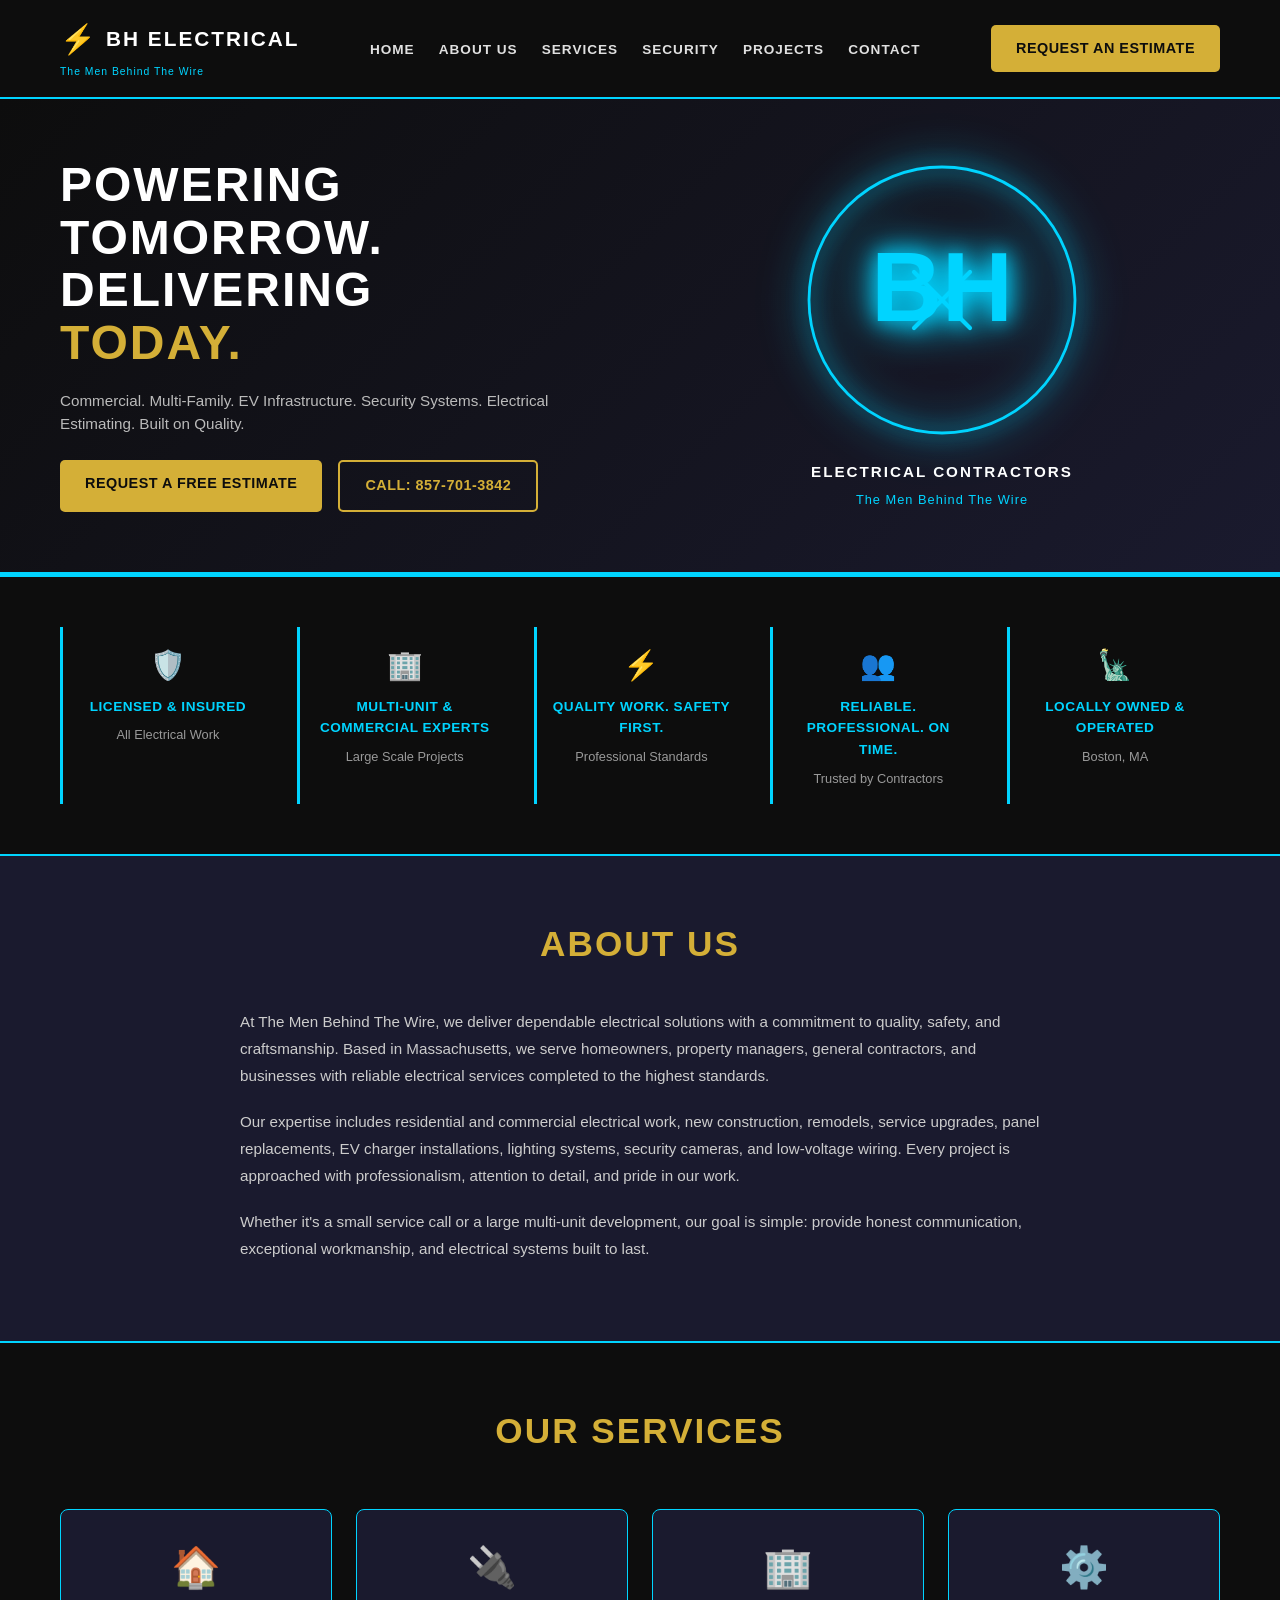
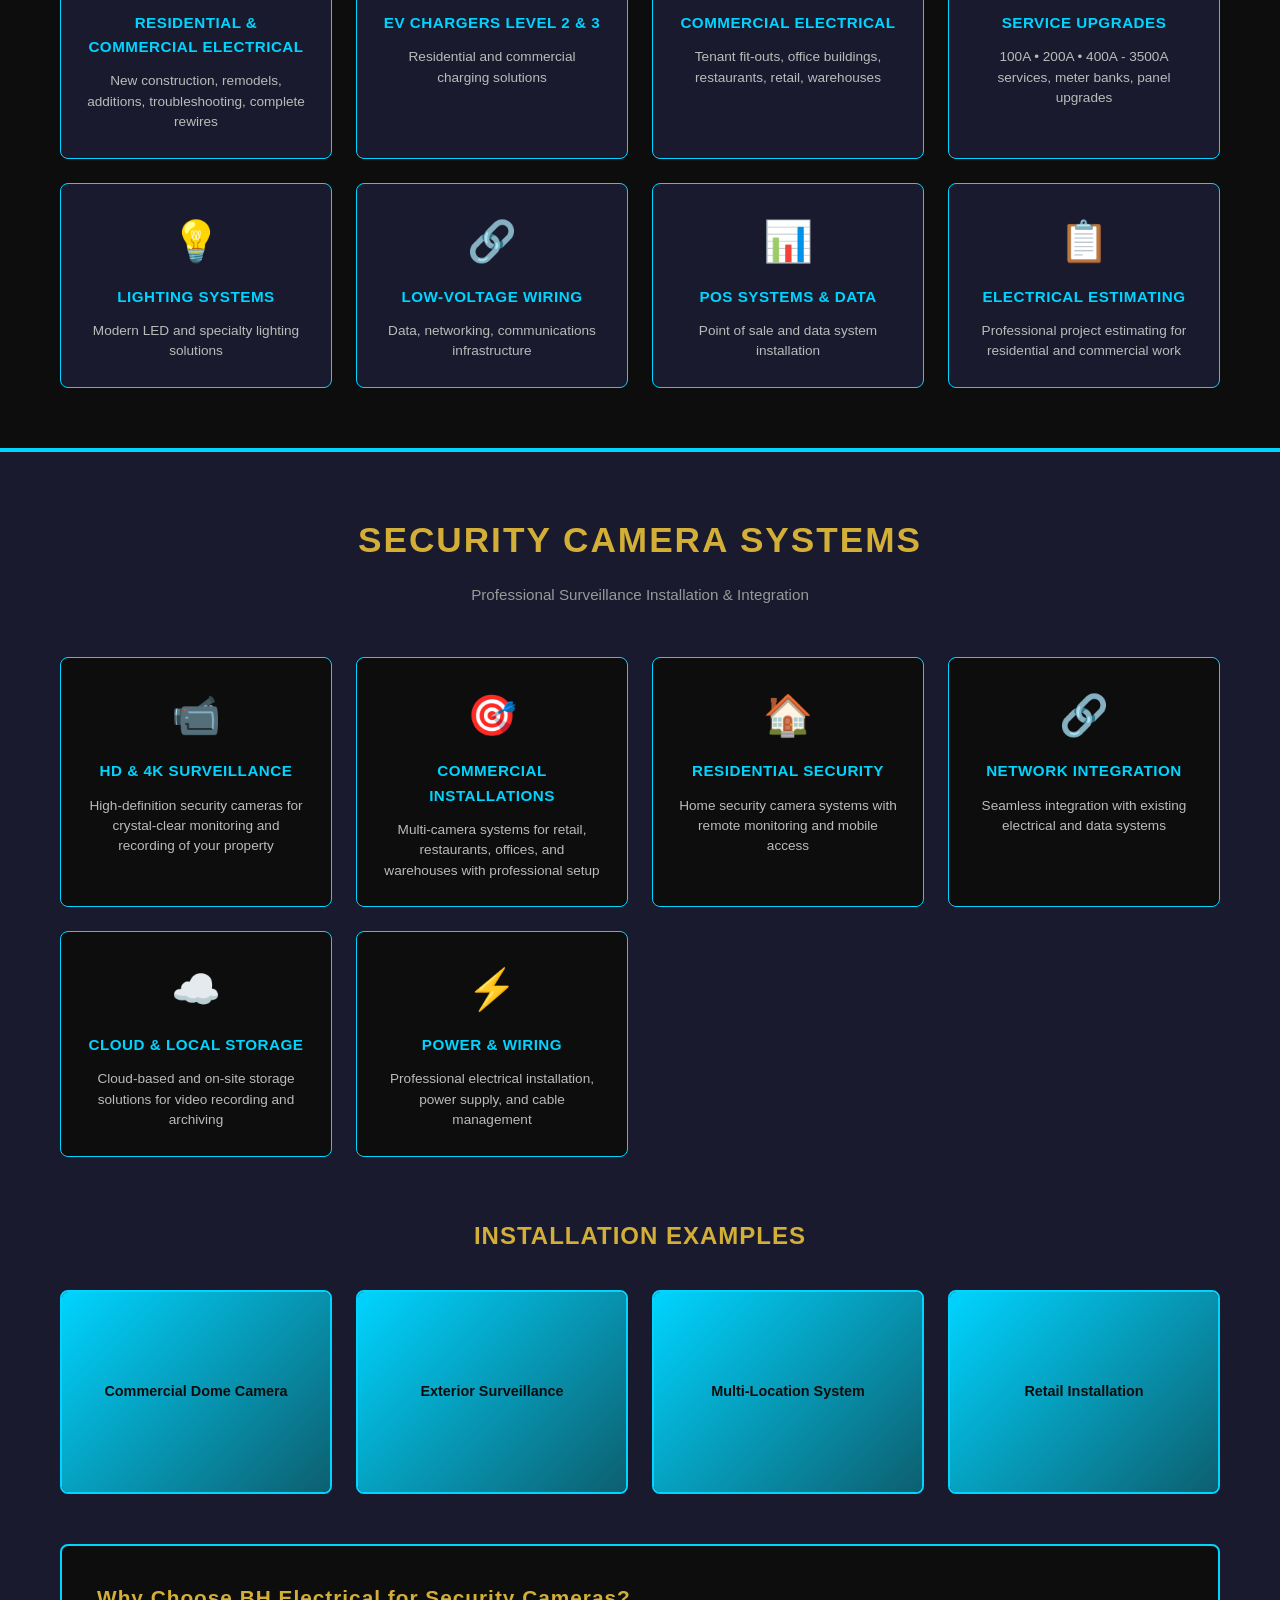
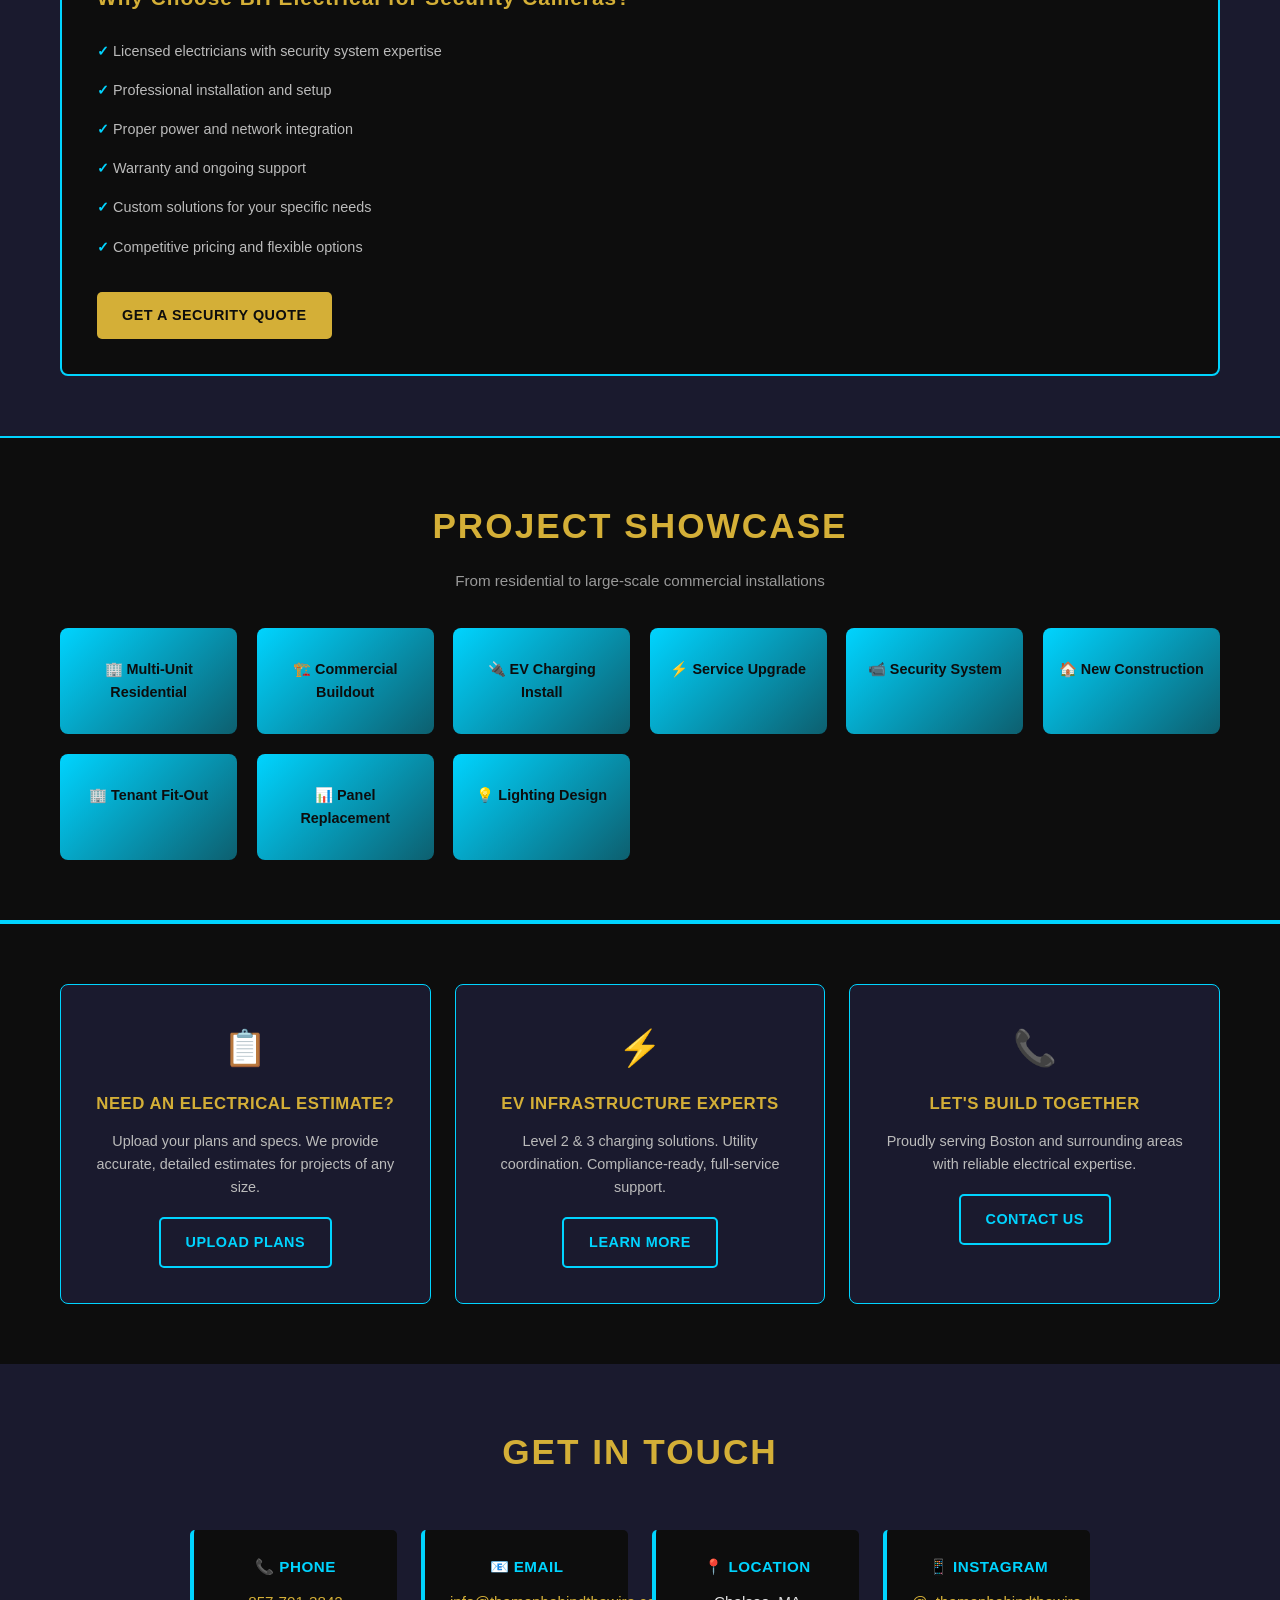
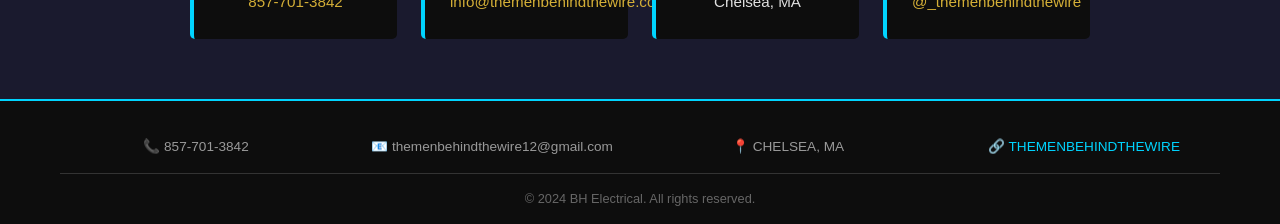
<file: index.html>
<!DOCTYPE html>
<html lang="en">
<head>
    <meta charset="UTF-8">
    <meta name="viewport" content="width=device-width, initial-scale=1.0">
    <title>BH Electrical - Boston Electrical Contractors</title>
    <link rel="stylesheet" href="styles.css">
</head>
<body>
    <!-- Navigation -->
    <nav class="navbar">
        <div class="container">
            <div class="nav-brand">
                <div class="logo">
                    <span class="logo-bolt">⚡</span>
                    <span class="logo-text">BH ELECTRICAL</span>
                </div>
                <p class="logo-subtitle">The Men Behind The Wire</p>
            </div>
            <ul class="nav-links">
                <li><a href="#home">HOME</a></li>
                <li><a href="#about">ABOUT US</a></li>
                <li><a href="#services">SERVICES</a></li>
                <li><a href="#security">SECURITY</a></li>
                <li><a href="#projects">PROJECTS</a></li>
                <li><a href="#contact">CONTACT</a></li>
            </ul>
            <a href="#contact" class="btn btn-estimate">REQUEST AN ESTIMATE</a>
        </div>
    </nav>

    <!-- Hero Section -->
    <section id="home" class="hero">
        <div class="container">
            <div class="hero-text">
                <h1>
                    <span class="line1">POWERING</span>
                    <span class="line2">TOMORROW.</span>
                    <span class="line3">DELIVERING</span>
                    <span class="line4">TODAY.</span>
                </h1>
                <p>Commercial. Multi-Family. EV Infrastructure. Security Systems. Electrical Estimating. Built on Quality.</p>
                <div class="hero-buttons">
                    <a href="#contact" class="btn btn-primary">REQUEST A FREE ESTIMATE</a>
                    <a href="tel:8577013842" class="btn btn-secondary">CALL: 857-701-3842</a>
                </div>
            </div>
            <div class="hero-logo">
                <div class="neon-circle">
                    <svg viewBox="0 0 200 200" xmlns="http://www.w3.org/2000/svg">
                        <circle cx="100" cy="100" r="95" fill="none" stroke="#00d4ff" stroke-width="2"/>
                        <text x="100" y="115" font-size="70" font-weight="bold" text-anchor="middle" fill="#00d4ff" font-family="Arial, sans-serif">BH</text>
                        <path d="M 80 80 L 120 120" stroke="#00d4ff" stroke-width="3" stroke-linecap="round"/>
                        <path d="M 120 80 L 80 120" stroke="#00d4ff" stroke-width="3" stroke-linecap="round"/>
                    </svg>
                </div>
                <p class="logo-text-center">ELECTRICAL CONTRACTORS</p>
                <p class="logo-subtitle-center">The Men Behind The Wire</p>
            </div>
        </div>
    </section>

    <!-- Trust Badges -->
    <section class="trust-badges">
        <div class="container">
            <div class="badges-grid">
                <div class="badge">
                    <span class="badge-icon">🛡️</span>
                    <h3>LICENSED & INSURED</h3>
                    <p>All Electrical Work</p>
                </div>
                <div class="badge">
                    <span class="badge-icon">🏢</span>
                    <h3>MULTI-UNIT & COMMERCIAL EXPERTS</h3>
                    <p>Large Scale Projects</p>
                </div>
                <div class="badge">
                    <span class="badge-icon">⚡</span>
                    <h3>QUALITY WORK. SAFETY FIRST.</h3>
                    <p>Professional Standards</p>
                </div>
                <div class="badge">
                    <span class="badge-icon">👥</span>
                    <h3>RELIABLE. PROFESSIONAL. ON TIME.</h3>
                    <p>Trusted by Contractors</p>
                </div>
                <div class="badge">
                    <span class="badge-icon">🗽</span>
                    <h3>LOCALLY OWNED & OPERATED</h3>
                    <p>Boston, MA</p>
                </div>
            </div>
        </div>
    </section>

    <!-- About Section -->
    <section id="about" class="about">
        <div class="container">
            <h2>ABOUT US</h2>
            <div class="about-content">
                <p>At The Men Behind The Wire, we deliver dependable electrical solutions with a commitment to quality, safety, and craftsmanship. Based in Massachusetts, we serve homeowners, property managers, general contractors, and businesses with reliable electrical services completed to the highest standards.</p>
                <p>Our expertise includes residential and commercial electrical work, new construction, remodels, service upgrades, panel replacements, EV charger installations, lighting systems, security cameras, and low-voltage wiring. Every project is approached with professionalism, attention to detail, and pride in our work.</p>
                <p>Whether it's a small service call or a large multi-unit development, our goal is simple: provide honest communication, exceptional workmanship, and electrical systems built to last.</p>
            </div>
        </div>
    </section>

    <!-- Services Section -->
    <section id="services" class="services">
        <div class="container">
            <h2>OUR SERVICES</h2>
            <div class="services-grid">
                <div class="service-card">
                    <div class="service-icon">🏠</div>
                    <h3>RESIDENTIAL & COMMERCIAL ELECTRICAL</h3>
                    <p>New construction, remodels, additions, troubleshooting, complete rewires</p>
                </div>
                <div class="service-card">
                    <div class="service-icon">🔌</div>
                    <h3>EV CHARGERS LEVEL 2 & 3</h3>
                    <p>Residential and commercial charging solutions</p>
                </div>
                <div class="service-card">
                    <div class="service-icon">🏢</div>
                    <h3>COMMERCIAL ELECTRICAL</h3>
                    <p>Tenant fit-outs, office buildings, restaurants, retail, warehouses</p>
                </div>
                <div class="service-card">
                    <div class="service-icon">⚙️</div>
                    <h3>SERVICE UPGRADES</h3>
                    <p>100A • 200A • 400A - 3500A services, meter banks, panel upgrades</p>
                </div>
                <div class="service-card">
                    <div class="service-icon">💡</div>
                    <h3>LIGHTING SYSTEMS</h3>
                    <p>Modern LED and specialty lighting solutions</p>
                </div>
                <div class="service-card">
                    <div class="service-icon">🔗</div>
                    <h3>LOW-VOLTAGE WIRING</h3>
                    <p>Data, networking, communications infrastructure</p>
                </div>
                <div class="service-card">
                    <div class="service-icon">📊</div>
                    <h3>POS SYSTEMS & DATA</h3>
                    <p>Point of sale and data system installation</p>
                </div>
                <div class="service-card">
                    <div class="service-icon">📋</div>
                    <h3>ELECTRICAL ESTIMATING</h3>
                    <p>Professional project estimating for residential and commercial work</p>
                </div>
            </div>
        </div>
    </section>

    <!-- Security Cameras Section -->
    <section id="security" class="security-section">
        <div class="container">
            <h2>SECURITY CAMERA SYSTEMS</h2>
            <p class="section-subtitle">Professional Surveillance Installation & Integration</p>
            
            <div class="security-grid">
                <div class="security-service">
                    <div class="service-icon">📹</div>
                    <h3>HD & 4K SURVEILLANCE</h3>
                    <p>High-definition security cameras for crystal-clear monitoring and recording of your property</p>
                </div>
                <div class="security-service">
                    <div class="service-icon">🎯</div>
                    <h3>COMMERCIAL INSTALLATIONS</h3>
                    <p>Multi-camera systems for retail, restaurants, offices, and warehouses with professional setup</p>
                </div>
                <div class="security-service">
                    <div class="service-icon">🏠</div>
                    <h3>RESIDENTIAL SECURITY</h3>
                    <p>Home security camera systems with remote monitoring and mobile access</p>
                </div>
                <div class="security-service">
                    <div class="service-icon">🔗</div>
                    <h3>NETWORK INTEGRATION</h3>
                    <p>Seamless integration with existing electrical and data systems</p>
                </div>
                <div class="security-service">
                    <div class="service-icon">☁️</div>
                    <h3>CLOUD & LOCAL STORAGE</h3>
                    <p>Cloud-based and on-site storage solutions for video recording and archiving</p>
                </div>
                <div class="security-service">
                    <div class="service-icon">⚡</div>
                    <h3>POWER & WIRING</h3>
                    <p>Professional electrical installation, power supply, and cable management</p>
                </div>
            </div>

            <!-- Security Portfolio -->
            <div class="security-portfolio">
                <h3>INSTALLATION EXAMPLES</h3>
                <div class="portfolio-gallery">
                    <div class="portfolio-image">
                        <div class="image-placeholder">Commercial Dome Camera</div>
                    </div>
                    <div class="portfolio-image">
                        <div class="image-placeholder">Exterior Surveillance</div>
                    </div>
                    <div class="portfolio-image">
                        <div class="image-placeholder">Multi-Location System</div>
                    </div>
                    <div class="portfolio-image">
                        <div class="image-placeholder">Retail Installation</div>
                    </div>
                </div>
            </div>

            <div class="security-cta">
                <h3>Why Choose BH Electrical for Security Cameras?</h3>
                <ul class="security-features">
                    <li>Licensed electricians with security system expertise</li>
                    <li>Professional installation and setup</li>
                    <li>Proper power and network integration</li>
                    <li>Warranty and ongoing support</li>
                    <li>Custom solutions for your specific needs</li>
                    <li>Competitive pricing and flexible options</li>
                </ul>
                <a href="#contact" class="btn btn-primary">GET A SECURITY QUOTE</a>
            </div>
        </div>
    </section>

    <!-- Portfolio Section -->
    <section id="projects" class="portfolio">
        <div class="container">
            <h2>PROJECT SHOWCASE</h2>
            <p class="portfolio-subtitle">From residential to large-scale commercial installations</p>
            <div class="portfolio-grid">
                <div class="portfolio-item">🏢 Multi-Unit Residential</div>
                <div class="portfolio-item">🏗️ Commercial Buildout</div>
                <div class="portfolio-item">🔌 EV Charging Install</div>
                <div class="portfolio-item">⚡ Service Upgrade</div>
                <div class="portfolio-item">📹 Security System</div>
                <div class="portfolio-item">🏠 New Construction</div>
                <div class="portfolio-item">🏢 Tenant Fit-Out</div>
                <div class="portfolio-item">📊 Panel Replacement</div>
                <div class="portfolio-item">💡 Lighting Design</div>
            </div>
        </div>
    </section>

    <!-- CTA Section -->
    <section class="cta-section">
        <div class="container">
            <div class="cta-grid">
                <div class="cta-card">
                    <div class="cta-icon">📋</div>
                    <h3>NEED AN ELECTRICAL ESTIMATE?</h3>
                    <p>Upload your plans and specs. We provide accurate, detailed estimates for projects of any size.</p>
                    <a href="#contact" class="btn btn-outline">UPLOAD PLANS</a>
                </div>
                <div class="cta-card">
                    <div class="cta-icon">⚡</div>
                    <h3>EV INFRASTRUCTURE EXPERTS</h3>
                    <p>Level 2 & 3 charging solutions. Utility coordination. Compliance-ready, full-service support.</p>
                    <a href="#contact" class="btn btn-outline">LEARN MORE</a>
                </div>
                <div class="cta-card">
                    <div class="cta-icon">📞</div>
                    <h3>LET'S BUILD TOGETHER</h3>
                    <p>Proudly serving Boston and surrounding areas with reliable electrical expertise.</p>
                    <a href="#contact" class="btn btn-outline">CONTACT US</a>
                </div>
            </div>
        </div>
    </section>

    <!-- Contact Section -->
    <section id="contact" class="contact">
        <div class="container">
            <h2>GET IN TOUCH</h2>
            <div class="contact-info-grid">
                <div class="contact-item">
                    <h3>📞 PHONE</h3>
                    <p><a href="tel:8577013842">857-701-3842</a></p>
                </div>
                <div class="contact-item">
                    <h3>📧 EMAIL</h3>
                    <p><a href="mailto:info@themenbehindthewire.com">info@themenbehindthewire.com</a></p>
                </div>
                <div class="contact-item">
                    <h3>📍 LOCATION</h3>
                    <p>Chelsea, MA</p>
                </div>
                <div class="contact-item">
                    <h3>📱 INSTAGRAM</h3>
                    <p><a href="https://instagram.com/_themenbehindthewire" target="_blank">@_themenbehindthewire</a></p>
                </div>
            </div>
        </div>
    </section>

    <!-- Footer -->
    <footer class="footer">
        <div class="container">
            <div class="footer-content">
                <div class="footer-section">
                    <p>📞 857-701-3842</p>
                </div>
                <div class="footer-section">
                    <p>📧 themenbehindthewire12@gmail.com</p>
                </div>
                <div class="footer-section">
                    <p>📍 CHELSEA, MA</p>
                </div>
                <div class="footer-section">
                    <p>🔗 <a href="https://instagram.com/_themenbehindthewire" target="_blank">THEMENBEHINDTHEWIRE</a></p>
                </div>
            </div>
            <p class="copyright">&copy; 2024 BH Electrical. All rights reserved.</p>
        </div>
    </footer>
</body>
</html>
</file>
<file: styles.css>
* {
    margin: 0;
    padding: 0;
    box-sizing: border-box;
}

body {
    font-family: 'Segoe UI', Tahoma, Geneva, Verdana, sans-serif;
    background-color: #0a0e27;
    color: #e0e0e0;
    line-height: 1.6;
}

.container {
    max-width: 1200px;
    margin: 0 auto;
    padding: 0 20px;
}

/* Navigation */
.navbar {
    background-color: #0d0d0d;
    border-bottom: 2px solid #00d4ff;
    position: sticky;
    top: 0;
    z-index: 100;
}

.navbar .container {
    display: flex;
    justify-content: space-between;
    align-items: center;
    padding: 1rem 20px;
    gap: 1rem;
    flex-wrap: wrap;
}

.nav-brand {
    flex-shrink: 0;
}

.logo {
    display: flex;
    align-items: center;
    gap: 0.5rem;
    font-weight: 900;
    font-size: 1.3rem;
    letter-spacing: 2px;
}

.logo-bolt {
    font-size: 1.8rem;
    color: #00d4ff;
}

.logo-text {
    color: #fff;
}

.logo-subtitle {
    font-size: 0.65rem;
    color: #00d4ff;
    letter-spacing: 1px;
    margin-top: 2px;
}

.nav-links {
    display: flex;
    list-style: none;
    gap: 1.5rem;
    flex: 1;
    justify-content: center;
}

.nav-links a {
    color: #e0e0e0;
    text-decoration: none;
    font-weight: 600;
    transition: color 0.3s ease;
    letter-spacing: 1px;
    font-size: 0.85rem;
}

.nav-links a:hover {
    color: #00d4ff;
}

.btn-estimate {
    background-color: #d4af37;
    color: #0d0d0d;
    padding: 10px 20px;
    border-radius: 4px;
    font-size: 0.75rem;
    font-weight: 700;
    flex-shrink: 0;
}

.btn-estimate:hover {
    background-color: #ffd700;
}

/* Hero Section */
.hero {
    background: linear-gradient(135deg, #0d0d0d 0%, #1a1a2e 100%);
    padding: 60px 20px;
    border-bottom: 3px solid #00d4ff;
}

.hero .container {
    display: grid;
    grid-template-columns: 1fr 1fr;
    gap: 3rem;
    align-items: center;
}

.hero-text h1 {
    font-size: 3rem;
    font-weight: 900;
    line-height: 1.1;
    margin-bottom: 15px;
    letter-spacing: 2px;
}

.hero-text .line1 {
    color: #fff;
    display: block;
}

.hero-text .line2 {
    color: #fff;
    display: block;
}

.hero-text .line3 {
    color: #fff;
    display: block;
}

.hero-text .line4 {
    color: #d4af37;
    display: block;
}

.hero-text > p {
    font-size: 0.95rem;
    color: #bbb;
    margin: 20px 0 25px 0;
    line-height: 1.5;
}

.hero-buttons {
    display: flex;
    gap: 1rem;
    flex-wrap: wrap;
}

.hero-logo {
    display: flex;
    flex-direction: column;
    align-items: center;
    justify-content: center;
}

.neon-circle {
    width: 280px;
    height: 280px;
    margin-bottom: 20px;
    filter: drop-shadow(0 0 20px #00d4ff);
}

.neon-circle svg {
    width: 100%;
    height: 100%;
    filter: drop-shadow(0 0 10px #00d4ff);
}

.logo-text-center {
    color: #fff;
    font-weight: 900;
    font-size: 0.95rem;
    letter-spacing: 2px;
    margin-bottom: 5px;
}

.logo-subtitle-center {
    color: #00d4ff;
    font-size: 0.8rem;
    letter-spacing: 1px;
}

/* Buttons */
.btn {
    padding: 12px 25px;
    text-decoration: none;
    font-weight: 700;
    border-radius: 5px;
    transition: all 0.3s ease;
    letter-spacing: 0.5px;
    display: inline-block;
    cursor: pointer;
    border: none;
    font-size: 0.9rem;
}

.btn-primary {
    background-color: #d4af37;
    color: #0d0d0d;
}

.btn-primary:hover {
    background-color: #ffd700;
    transform: translateY(-2px);
    box-shadow: 0 5px 15px rgba(212, 175, 55, 0.4);
}

.btn-secondary {
    background-color: transparent;
    color: #d4af37;
    border: 2px solid #d4af37;
}

.btn-secondary:hover {
    background-color: #d4af37;
    color: #0d0d0d;
    transform: translateY(-2px);
}

.btn-outline {
    background-color: transparent;
    color: #00d4ff;
    border: 2px solid #00d4ff;
}

.btn-outline:hover {
    background-color: #00d4ff;
    color: #0d0d0d;
    transform: translateY(-2px);
}

/* Trust Badges */
.trust-badges {
    background-color: #0d0d0d;
    padding: 50px 20px;
    border-top: 2px solid #00d4ff;
    border-bottom: 2px solid #00d4ff;
}

.badges-grid {
    display: grid;
    grid-template-columns: repeat(auto-fit, minmax(180px, 1fr));
    gap: 1.5rem;
}

.badge {
    text-align: center;
    padding: 15px;
    border-left: 3px solid #00d4ff;
    transition: transform 0.3s ease;
}

.badge:hover {
    transform: translateX(5px);
}

.badge-icon {
    font-size: 1.8rem;
    display: block;
    margin-bottom: 8px;
}

.badge h3 {
    color: #00d4ff;
    margin-bottom: 8px;
    font-size: 0.85rem;
    letter-spacing: 0.5px;
}

.badge p {
    color: #999;
    font-size: 0.8rem;
}

/* About Section */
.about {
    background-color: #1a1a2e;
    padding: 60px 20px;
}

.about h2 {
    font-size: 2.2rem;
    margin-bottom: 35px;
    color: #d4af37;
    text-align: center;
    letter-spacing: 2px;
}

.about-content {
    max-width: 800px;
    margin: 0 auto;
    line-height: 1.8;
}

.about-content p {
    margin-bottom: 18px;
    color: #ccc;
    font-size: 0.95rem;
}

/* Services Section */
.services {
    background-color: #0d0d0d;
    padding: 60px 20px;
    border-top: 2px solid #00d4ff;
    border-bottom: 2px solid #00d4ff;
}

.services h2 {
    font-size: 2.2rem;
    margin-bottom: 50px;
    color: #d4af37;
    text-align: center;
    letter-spacing: 2px;
}

.services-grid {
    display: grid;
    grid-template-columns: repeat(auto-fit, minmax(260px, 1fr));
    gap: 1.5rem;
}

.service-card {
    background-color: #1a1a2e;
    padding: 25px;
    border: 1px solid #00d4ff;
    border-radius: 8px;
    text-align: center;
    transition: all 0.3s ease;
}

.service-card:hover {
    border-color: #d4af37;
    transform: translateY(-8px);
    box-shadow: 0 10px 30px rgba(0, 212, 255, 0.15);
}

.service-icon {
    font-size: 2.5rem;
    margin-bottom: 12px;
}

.service-card h3 {
    color: #00d4ff;
    margin-bottom: 12px;
    font-size: 0.95rem;
    letter-spacing: 0.5px;
}

.service-card p {
    color: #bbb;
    font-size: 0.85rem;
    line-height: 1.5;
}

/* Security Section */
.security-section {
    background-color: #1a1a2e;
    padding: 60px 20px;
    border-top: 2px solid #00d4ff;
}

.security-section h2 {
    font-size: 2.2rem;
    margin-bottom: 15px;
    color: #d4af37;
    text-align: center;
    letter-spacing: 2px;
}

.section-subtitle {
    text-align: center;
    color: #999;
    margin-bottom: 50px;
    font-size: 0.95rem;
}

.security-grid {
    display: grid;
    grid-template-columns: repeat(auto-fit, minmax(260px, 1fr));
    gap: 1.5rem;
    margin-bottom: 60px;
}

.security-service {
    background-color: #0d0d0d;
    padding: 25px;
    border: 1px solid #00d4ff;
    border-radius: 8px;
    text-align: center;
    transition: all 0.3s ease;
}

.security-service:hover {
    border-color: #d4af37;
    transform: translateY(-8px);
    box-shadow: 0 10px 30px rgba(0, 212, 255, 0.15);
}

.security-service h3 {
    color: #00d4ff;
    margin-bottom: 12px;
    font-size: 0.95rem;
    letter-spacing: 0.5px;
}

.security-service p {
    color: #bbb;
    font-size: 0.85rem;
    line-height: 1.5;
}

/* Security Portfolio */
.security-portfolio {
    margin-bottom: 50px;
}

.security-portfolio h3 {
    font-size: 1.5rem;
    color: #d4af37;
    text-align: center;
    margin-bottom: 35px;
    letter-spacing: 1px;
}

.portfolio-gallery {
    display: grid;
    grid-template-columns: repeat(auto-fit, minmax(200px, 1fr));
    gap: 1.5rem;
}

.portfolio-image {
    overflow: hidden;
    border-radius: 8px;
    border: 2px solid #00d4ff;
}

.image-placeholder {
    background: linear-gradient(135deg, #00d4ff 0%, #0d5f6f 100%);
    height: 200px;
    display: flex;
    align-items: center;
    justify-content: center;
    color: #0d0d0d;
    font-weight: 700;
    text-align: center;
    padding: 15px;
    font-size: 0.9rem;
}

/* Security CTA */
.security-cta {
    background-color: #0d0d0d;
    padding: 35px;
    border-radius: 8px;
    border: 2px solid #00d4ff;
}

.security-cta h3 {
    color: #d4af37;
    margin-bottom: 18px;
    font-size: 1.3rem;
    letter-spacing: 1px;
}

.security-features {
    list-style: none;
    margin-bottom: 25px;
}

.security-features li {
    color: #bbb;
    padding: 8px 0;
    font-size: 0.9rem;
}

.security-features li::before {
    content: "✓ ";
    color: #00d4ff;
    font-weight: 700;
}

/* Portfolio Section */
.portfolio {
    background-color: #0d0d0d;
    padding: 60px 20px;
    border-top: 2px solid #00d4ff;
    border-bottom: 2px solid #00d4ff;
}

.portfolio h2 {
    font-size: 2.2rem;
    margin-bottom: 15px;
    color: #d4af37;
    text-align: center;
    letter-spacing: 2px;
}

.portfolio-subtitle {
    text-align: center;
    color: #999;
    margin-bottom: 35px;
    font-size: 0.95rem;
}

.portfolio-grid {
    display: grid;
    grid-template-columns: repeat(auto-fit, minmax(150px, 1fr));
    gap: 1.2rem;
}

.portfolio-item {
    background: linear-gradient(135deg, #00d4ff 0%, #0d5f6f 100%);
    padding: 30px 15px;
    text-align: center;
    border-radius: 8px;
    color: #0d0d0d;
    font-weight: 700;
    transition: all 0.3s ease;
    cursor: pointer;
    font-size: 0.9rem;
}

.portfolio-item:hover {
    transform: translateY(-8px);
    box-shadow: 0 10px 30px rgba(0, 212, 255, 0.3);
}

/* CTA Section */
.cta-section {
    background-color: #0d0d0d;
    padding: 60px 20px;
    border-top: 2px solid #00d4ff;
}

.cta-grid {
    display: grid;
    grid-template-columns: repeat(auto-fit, minmax(280px, 1fr));
    gap: 1.5rem;
}

.cta-card {
    background-color: #1a1a2e;
    padding: 35px 25px;
    border: 1px solid #00d4ff;
    border-radius: 8px;
    text-align: center;
    transition: all 0.3s ease;
}

.cta-card:hover {
    box-shadow: 0 10px 30px rgba(0, 212, 255, 0.15);
    transform: translateY(-5px);
}

.cta-icon {
    font-size: 2.2rem;
    display: block;
    margin-bottom: 15px;
}

.cta-card h3 {
    color: #d4af37;
    margin-bottom: 12px;
    font-size: 1.05rem;
    letter-spacing: 0.5px;
}

.cta-card p {
    color: #bbb;
    margin-bottom: 18px;
    font-size: 0.9rem;
}

/* Contact Section */
.contact {
    background-color: #1a1a2e;
    padding: 60px 20px;
}

.contact h2 {
    font-size: 2.2rem;
    margin-bottom: 50px;
    color: #d4af37;
    text-align: center;
    letter-spacing: 2px;
}

.contact-info-grid {
    display: grid;
    grid-template-columns: repeat(auto-fit, minmax(180px, 1fr));
    gap: 1.5rem;
    max-width: 900px;
    margin: 0 auto;
}

.contact-item {
    background-color: #0d0d0d;
    padding: 25px;
    border-left: 4px solid #00d4ff;
    border-radius: 5px;
    text-align: center;
    transition: all 0.3s ease;
}

.contact-item:hover {
    box-shadow: 0 5px 20px rgba(0, 212, 255, 0.15);
    transform: translateY(-5px);
}

.contact-item h3 {
    color: #00d4ff;
    margin-bottom: 10px;
    font-size: 0.95rem;
    letter-spacing: 0.5px;
}

.contact-item p {
    font-size: 0.95rem;
}

.contact-item a {
    color: #d4af37;
    text-decoration: none;
    transition: color 0.3s ease;
}

.contact-item a:hover {
    color: #ffd700;
}

/* Footer */
.footer {
    background-color: #0d0d0d;
    border-top: 2px solid #00d4ff;
    padding: 35px 20px 15px 20px;
}

.footer-content {
    display: grid;
    grid-template-columns: repeat(auto-fit, minmax(150px, 1fr));
    gap: 1.5rem;
    margin-bottom: 15px;
}

.footer-section {
    text-align: center;
    color: #999;
    font-size: 0.85rem;
}

.footer-section a {
    color: #00d4ff;
    text-decoration: none;
    transition: color 0.3s ease;
}

.footer-section a:hover {
    color: #d4af37;
}

.copyright {
    text-align: center;
    color: #666;
    font-size: 0.8rem;
    padding-top: 15px;
    border-top: 1px solid #333;
}

/* Responsive Design */
@media (max-width: 968px) {
    .hero .container {
        grid-template-columns: 1fr;
        gap: 2rem;
    }

    .hero-text h1 {
        font-size: 2.2rem;
    }

    .neon-circle {
        width: 220px;
        height: 220px;
    }
}

@media (max-width: 768px) {
    .navbar .container {
        flex-direction: column;
        gap: 0.8rem;
    }

    .nav-links {
        gap: 1rem;
        font-size: 0.8rem;
    }

    .btn-estimate {
        width: 100%;
        padding: 8px 15px;
    }

    .hero {
        padding: 40px 20px;
    }

    .hero .container {
        gap: 1.5rem;
    }

    .hero-text h1 {
        font-size: 1.8rem;
    }

    .hero-text > p {
        font-size: 0.85rem;
    }

    .hero-buttons {
        flex-direction: column;
    }

    .btn {
        width: 100%;
        padding: 10px 20px;
    }

    .neon-circle {
        width: 180px;
        height: 180px;
    }

    .services-grid,
    .security-grid,
    .portfolio-grid,
    .cta-grid,
    .contact-info-grid,
    .badges-grid,
    .footer-content,
    .portfolio-gallery {
        grid-template-columns: 1fr;
    }

    .services h2,
    .security-section h2,
    .portfolio h2,
    .about h2,
    .contact h2 {
        font-size: 1.6rem;
    }
}

@media (max-width: 480px) {
    .logo-text {
        display: none;
    }

    .hero-text h1 {
        font-size: 1.3rem;
    }

    .hero-text > p {
        font-size: 0.8rem;
        margin: 15px 0 20px 0;
    }

    .neon-circle {
        width: 140px;
        height: 140px;
        margin-bottom: 15px;
    }

    .nav-links {
        gap: 0.8rem;
        font-size: 0.75rem;
    }

    .btn {
        padding: 8px 16px;
        font-size: 0.8rem;
    }
}
</file>
